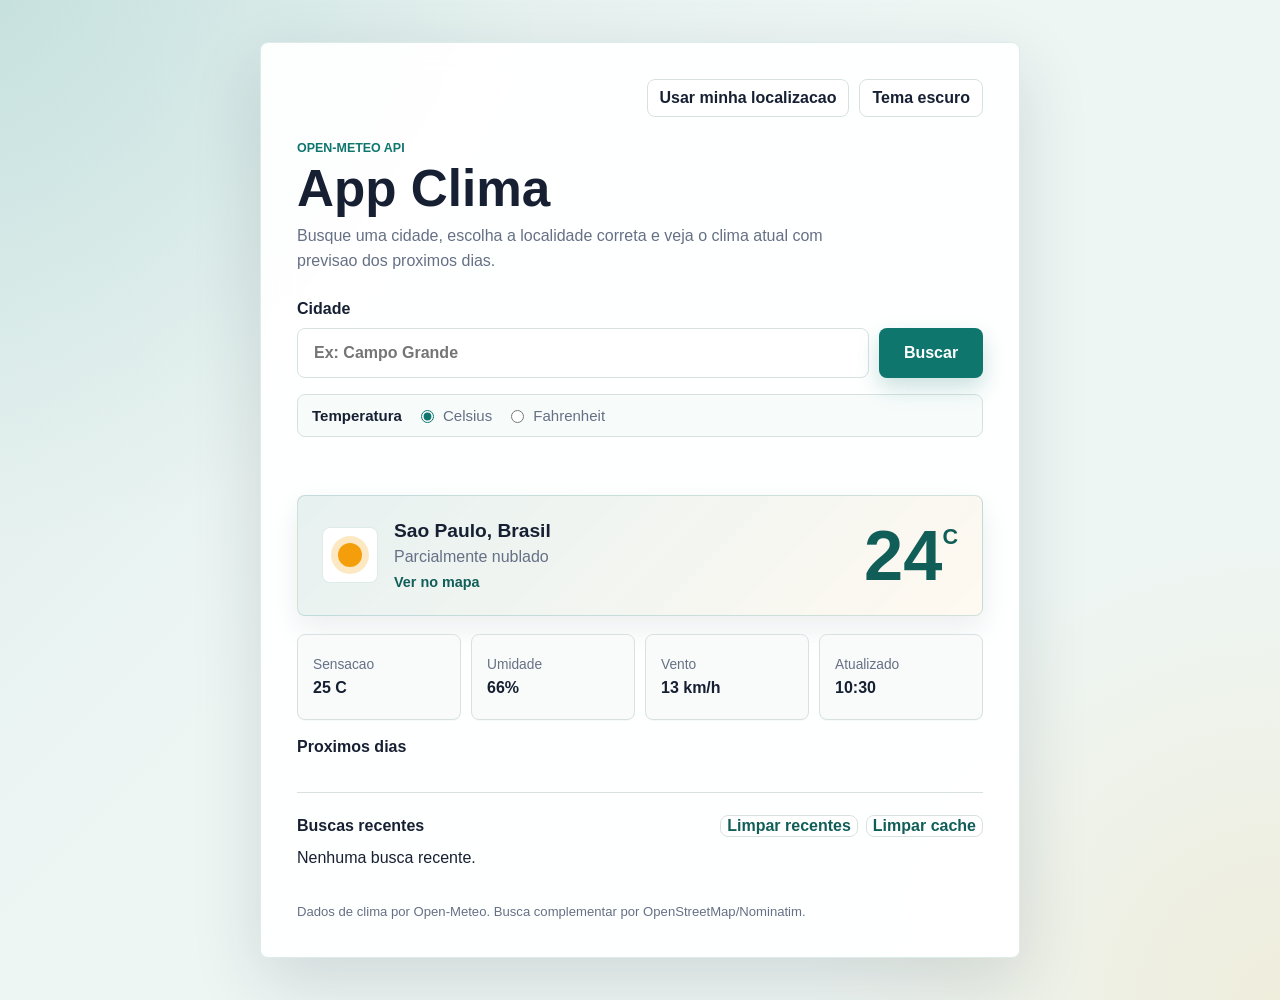
<file: index.html>
<!DOCTYPE html>
<html lang="pt-BR">
<head>
  <meta charset="UTF-8">
  <meta name="viewport" content="width=device-width, initial-scale=1.0">
  <title>App Clima Open-Meteo</title>
  <link rel="stylesheet" href="style.css">
</head>
<body>
  <main class="app">
    <section class="weather-panel" aria-labelledby="app-title">
      <div class="top-actions">
        <button id="locationButton" class="secondary-button" type="button">Usar minha localizacao</button>
        <button id="themeButton" class="secondary-button" type="button">Tema escuro</button>
      </div>

      <header class="hero">
        <p class="eyebrow">Open-Meteo API</p>
        <h1 id="app-title">App Clima</h1>
        <p>Busque uma cidade, escolha a localidade correta e veja o clima atual com previsao dos proximos dias.</p>
      </header>

      <form id="searchForm" class="search" autocomplete="off">
        <label for="cityInput">Cidade</label>
        <div class="search-row">
          <input id="cityInput" type="search" placeholder="Ex: Campo Grande" required>
          <button type="submit">Buscar</button>
        </div>
        <div id="suggestions" class="suggestions hidden" role="listbox" aria-label="Sugestoes de cidades"></div>
      </form>

      <div class="unit-control" aria-label="Unidade de temperatura">
        <span>Temperatura</span>
        <label>
          <input type="radio" name="temperatureUnit" value="celsius" checked>
          Celsius
        </label>
        <label>
          <input type="radio" name="temperatureUnit" value="fahrenheit">
          Fahrenheit
        </label>
      </div>

      <p id="message" class="message" role="status" aria-live="polite"></p>

      <section id="cityOptions" class="city-options hidden" aria-labelledby="city-options-title">
        <h2 id="city-options-title">Escolha a cidade correta</h2>
        <ul id="cityOptionsList"></ul>
      </section>

      <section id="weatherResult" class="result hidden" aria-live="polite">
        <div class="current">
          <div class="current-info">
            <span id="weatherIcon" class="weather-icon weather-icon--sun" aria-hidden="true"></span>
            <div>
              <p id="locationName" class="location">Sao Paulo, Brasil</p>
              <p id="weatherDescription" class="description">Parcialmente nublado</p>
              <a id="mapLink" class="map-link" href="#" target="_blank" rel="noreferrer">Ver no mapa</a>
            </div>
          </div>
          <div class="temperature">
            <span id="temperature">24</span>
            <span aria-label="graus Celsius">C</span>
          </div>
        </div>

        <div class="details">
          <article>
            <span>Sensacao</span>
            <strong id="apparentTemperature">25 C</strong>
          </article>
          <article>
            <span>Umidade</span>
            <strong id="humidity">66%</strong>
          </article>
          <article>
            <span>Vento</span>
            <strong id="wind">13 km/h</strong>
          </article>
          <article>
            <span>Atualizado</span>
            <strong id="updatedAt">10:30</strong>
          </article>
        </div>

        <section class="forecast" aria-labelledby="forecast-title">
          <h2 id="forecast-title">Proximos dias</h2>
          <div id="forecastList" class="forecast-list"></div>
        </section>
      </section>

      <section class="recent">
        <div class="recent-header">
          <h2>Buscas recentes</h2>
          <div class="recent-actions">
            <button id="clearRecentButton" type="button">Limpar recentes</button>
            <button id="clearCacheButton" type="button">Limpar cache</button>
          </div>
        </div>
        <ul id="recentList"></ul>
      </section>

      <p class="attribution">
        Dados de clima por Open-Meteo. Busca complementar por OpenStreetMap/Nominatim.
      </p>
    </section>
  </main>

  <script src="script.js"></script>
</body>
</html>
</file>
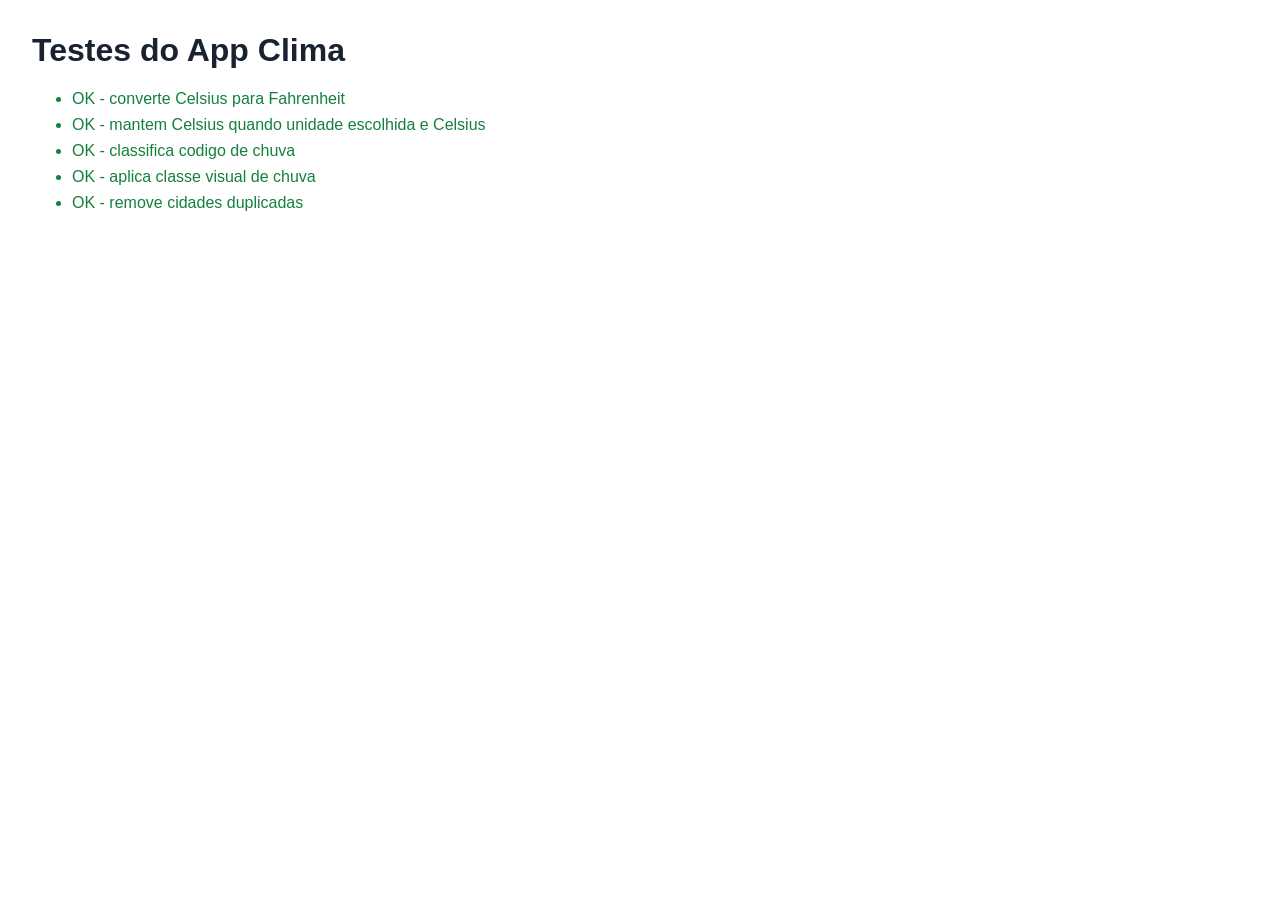
<file: tests.html>
<!DOCTYPE html>
<html lang="pt-BR">
<head>
  <meta charset="UTF-8">
  <meta name="viewport" content="width=device-width, initial-scale=1.0">
  <title>Testes - App Clima</title>
  <style>
    body {
      font-family: Arial, Helvetica, sans-serif;
      margin: 32px;
      color: #182230;
    }

    .hidden-fixture {
      display: none;
    }

    li {
      margin-bottom: 8px;
    }

    .pass {
      color: #15803d;
    }

    .fail {
      color: #b42318;
    }
  </style>
</head>
<body>
  <h1>Testes do App Clima</h1>
  <ul id="testResults"></ul>

  <div class="hidden-fixture">
    <form id="searchForm">
      <input id="cityInput">
    </form>
    <div id="suggestions"></div>
    <p id="message"></p>
    <section id="cityOptions"><ul id="cityOptionsList"></ul></section>
    <section id="weatherResult"></section>
    <p id="locationName"></p>
    <p id="weatherDescription"></p>
    <span id="weatherIcon"></span>
    <a id="mapLink"></a>
    <span id="temperature"></span>
    <span class="temperature"><span></span><span></span></span>
    <strong id="apparentTemperature"></strong>
    <strong id="humidity"></strong>
    <strong id="wind"></strong>
    <strong id="updatedAt"></strong>
    <div id="forecastList"></div>
    <ul id="recentList"></ul>
    <button id="clearRecentButton"></button>
    <button id="clearCacheButton"></button>
    <button id="locationButton"></button>
    <button id="themeButton"></button>
    <input type="radio" name="temperatureUnit" value="celsius">
    <input type="radio" name="temperatureUnit" value="fahrenheit">
  </div>

  <script src="script.js"></script>
  <script>
    const testResults = document.querySelector("#testResults");

    function test(description, callback) {
      const item = document.createElement("li");

      try {
        callback();
        item.className = "pass";
        item.textContent = `OK - ${description}`;
      } catch (error) {
        item.className = "fail";
        item.textContent = `ERRO - ${description}: ${error.message}`;
      }

      testResults.appendChild(item);
    }

    function expectEqual(received, expected) {
      if (received !== expected) {
        throw new Error(`esperado ${expected}, recebido ${received}`);
      }
    }

    test("converte Celsius para Fahrenheit", () => {
      applyTemperatureUnit("fahrenheit");
      expectEqual(formatTemperature(20), "68 F");
    });

    test("mantem Celsius quando unidade escolhida e Celsius", () => {
      applyTemperatureUnit("celsius");
      expectEqual(formatTemperature(20), "20 C");
    });

    test("classifica codigo de chuva", () => {
      expectEqual(getWeatherIcon(61), "Chuva");
    });

    test("aplica classe visual de chuva", () => {
      const icon = document.createElement("span");
      setWeatherIcon(icon, 61);
      expectEqual(icon.className.includes("weather-icon--rain"), true);
    });

    test("remove cidades duplicadas", () => {
      const cities = removeDuplicateCities([
        { name: "Mesquita", admin1: "Rio de Janeiro", country: "Brasil", latitude: -22.78, longitude: -43.42 },
        { name: "Mesquita", admin1: "Rio de Janeiro", country: "Brasil", latitude: -22.78, longitude: -43.42 },
      ]);

      expectEqual(cities.length, 1);
    });
  </script>
</body>
</html>
</file>
<file: style.css>
:root {
  --bg: #eef6f4;
  --bg-wash: rgba(49, 151, 149, 0.13);
  --panel: rgba(255, 255, 255, 0.94);
  --panel-solid: #ffffff;
  --text: #172033;
  --muted: #667085;
  --line: #d7e2e0;
  --accent: #0f766e;
  --accent-dark: #115e59;
  --accent-soft: #e4f3f0;
  --accent-rgb: 15, 118, 110;
  --danger: #b42318;
  --card: #f8fbfa;
  --card-hover: #eef7f4;
  --chip: #ffffff;
  --sun: #f59e0b;
  --cloud: #8ea3b7;
  --rain: #2f80ed;
  --shadow: 0 24px 70px rgba(23, 32, 51, 0.14);
  --soft-shadow: 0 12px 30px rgba(23, 32, 51, 0.08);
}

body.dark {
  --bg: #101823;
  --bg-wash: rgba(45, 212, 191, 0.1);
  --panel: rgba(24, 34, 48, 0.95);
  --panel-solid: #182230;
  --text: #f8fafc;
  --muted: #b8c4d3;
  --line: #314255;
  --accent: #2dd4bf;
  --accent-dark: #99f6e4;
  --accent-soft: #153a38;
  --accent-rgb: 45, 212, 191;
  --danger: #fda29b;
  --card: #131d2b;
  --card-hover: #1b2b3d;
  --chip: #1f2d3e;
  --cloud: #9fb2c6;
  --rain: #60a5fa;
  --shadow: 0 24px 70px rgba(0, 0, 0, 0.34);
  --soft-shadow: 0 12px 30px rgba(0, 0, 0, 0.22);
}

* {
  box-sizing: border-box;
}

body {
  min-height: 100vh;
  margin: 0;
  font-family: Arial, Helvetica, sans-serif;
  color: var(--text);
  background:
    radial-gradient(circle at top left, var(--bg-wash), transparent 34rem),
    radial-gradient(circle at bottom right, rgba(245, 158, 11, 0.1), transparent 30rem),
    linear-gradient(135deg, rgba(var(--accent-rgb), 0.08), transparent 42rem),
    var(--bg);
}

button,
input {
  font: inherit;
}

button {
  cursor: pointer;
}

button,
input,
a {
  transition: background 0.2s ease, border-color 0.2s ease, color 0.2s ease, transform 0.2s ease, box-shadow 0.2s ease;
}

.app {
  min-height: 100vh;
  display: grid;
  place-items: center;
  padding: 42px 18px;
}

.weather-panel {
  width: min(100%, 760px);
  padding: 36px;
  border: 1px solid rgba(var(--accent-rgb), 0.14);
  border-radius: 8px;
  background: var(--panel);
  box-shadow: var(--shadow);
  backdrop-filter: blur(16px);
}

.top-actions {
  display: flex;
  justify-content: flex-end;
  gap: 10px;
  margin-bottom: 24px;
}

.secondary-button,
.recent button,
.city-options button,
.suggestions button {
  border: 1px solid var(--line);
  border-radius: 8px;
  background: var(--chip);
  color: var(--text);
  font-weight: 700;
}

.secondary-button {
  padding: 9px 12px;
}

.secondary-button:hover,
.recent button:hover,
.city-options button:hover,
.suggestions button:hover {
  border-color: rgba(var(--accent-rgb), 0.42);
  background: var(--card-hover);
  transform: translateY(-1px);
}

.hero {
  margin-bottom: 26px;
}

.eyebrow {
  margin: 0 0 8px;
  color: var(--accent);
  font-size: 0.78rem;
  font-weight: 700;
  text-transform: uppercase;
}

h1 {
  margin: 0 0 10px;
  font-size: clamp(2.25rem, 8vw, 3.2rem);
  line-height: 1;
}

.hero p:last-child {
  max-width: 590px;
  margin: 0;
  color: var(--muted);
  line-height: 1.55;
}

.search {
  position: relative;
  display: grid;
  gap: 10px;
  margin-bottom: 16px;
  font-weight: 700;
}

.search-row {
  display: grid;
  grid-template-columns: 1fr auto;
  gap: 10px;
}

.search input {
  width: 100%;
  min-width: 0;
  padding: 15px 16px;
  border: 1px solid var(--line);
  border-radius: 8px;
  color: var(--text);
  background: var(--panel-solid);
  box-shadow: inset 0 1px 0 rgba(255, 255, 255, 0.55);
}

.search input:focus {
  outline: 3px solid rgba(var(--accent-rgb), 0.18);
  border-color: rgba(var(--accent-rgb), 0.7);
}

.search button {
  min-width: 104px;
  border: 0;
  border-radius: 8px;
  background: var(--accent);
  color: #ffffff;
  font-weight: 700;
  box-shadow: 0 10px 22px rgba(var(--accent-rgb), 0.22);
}

.search button:hover {
  background: var(--accent-dark);
  transform: translateY(-1px);
}

.suggestions {
  position: absolute;
  z-index: 5;
  top: calc(100% + 8px);
  left: 0;
  right: 0;
  display: grid;
  gap: 6px;
  max-height: 260px;
  overflow-y: auto;
  padding: 10px;
  border: 1px solid rgba(var(--accent-rgb), 0.22);
  border-radius: 8px;
  background: color-mix(in srgb, var(--panel-solid) 94%, var(--accent-soft));
  box-shadow: var(--soft-shadow);
}

.suggestions.hidden {
  display: none;
}

.suggestions button {
  width: 100%;
  display: grid;
  gap: 4px;
  padding: 12px 13px;
  text-align: left;
  background: var(--chip);
  box-shadow: 0 1px 0 rgba(var(--accent-rgb), 0.04);
}

.suggestions button strong {
  display: block;
  color: var(--text);
  font-size: 0.96rem;
  line-height: 1.25;
  overflow-wrap: anywhere;
}

.suggestions button[data-action="full-search"] {
  border-color: rgba(var(--accent-rgb), 0.28);
  background: rgba(var(--accent-rgb), 0.07);
}

.suggestions button[data-action="full-search"] strong {
  color: var(--accent-dark);
}

.suggestions span {
  display: block;
  color: var(--muted);
  font-size: 0.84rem;
  font-weight: 400;
}

.unit-control {
  display: flex;
  flex-wrap: wrap;
  align-items: center;
  gap: 10px 14px;
  margin: 0 0 18px;
  padding: 12px 14px;
  border: 1px solid var(--line);
  border-radius: 8px;
  background: color-mix(in srgb, var(--panel-solid) 72%, var(--accent-soft));
  color: var(--muted);
  font-size: 0.94rem;
}

.unit-control span {
  font-weight: 700;
  color: var(--text);
}

.unit-control label {
  display: flex;
  align-items: center;
  gap: 6px;
}

.unit-control input {
  accent-color: var(--accent);
}

.message {
  min-height: 22px;
  margin: 0 0 18px;
  color: var(--muted);
}

.message.error {
  color: var(--danger);
}

.hidden {
  display: none;
}

.city-options {
  margin-bottom: 24px;
  padding: 18px;
  border: 1px solid var(--line);
  border-radius: 8px;
  background: color-mix(in srgb, var(--panel-solid) 72%, var(--accent-soft));
}

.city-options h2,
.forecast h2,
.recent h2 {
  margin: 0;
  font-size: 1rem;
}

#cityOptionsList {
  display: grid;
  gap: 8px;
  max-height: 320px;
  overflow-y: auto;
  margin: 12px 0 0;
  padding: 0;
  list-style: none;
}

.city-options button {
  width: 100%;
  padding: 12px;
  text-align: left;
  background: var(--panel-solid);
}

.city-options span {
  display: block;
  color: var(--muted);
  font-size: 0.86rem;
  margin-top: 4px;
}

.result {
  display: grid;
  gap: 18px;
  margin-bottom: 24px;
}

.current {
  display: flex;
  align-items: center;
  justify-content: space-between;
  gap: 20px;
  padding: 24px;
  border: 1px solid rgba(var(--accent-rgb), 0.18);
  border-radius: 8px;
  background:
    linear-gradient(135deg, rgba(var(--accent-rgb), 0.1), rgba(245, 158, 11, 0.06)),
    var(--panel-solid);
  box-shadow: var(--soft-shadow);
}

.current-info {
  display: flex;
  align-items: center;
  gap: 16px;
  min-width: 0;
}

.weather-icon {
  position: relative;
  display: grid;
  flex: 0 0 auto;
  place-items: center;
  width: 56px;
  height: 56px;
  border: 1px solid rgba(var(--accent-rgb), 0.14);
  border-radius: 8px;
  background: var(--panel-solid);
  color: var(--accent-dark);
  overflow: hidden;
  box-shadow: inset 0 1px 0 rgba(255, 255, 255, 0.4);
}

.weather-icon::before,
.weather-icon::after {
  content: "";
  position: absolute;
}

.weather-icon--sun::before {
  width: 24px;
  height: 24px;
  border-radius: 50%;
  background: var(--sun);
  box-shadow: 0 0 0 7px rgba(245, 158, 11, 0.24);
}

.weather-icon--cloud::before,
.weather-icon--rain::before,
.weather-icon--storm::before,
.weather-icon--snow::before {
  width: 31px;
  height: 16px;
  left: 13px;
  top: 23px;
  border-radius: 999px;
  background: var(--cloud);
  box-shadow:
    -7px 2px 0 -1px var(--cloud),
    8px -6px 0 1px var(--cloud);
}

.weather-icon--rain::after {
  width: 3px;
  height: 9px;
  left: 20px;
  top: 37px;
  border-radius: 999px;
  background: var(--rain);
  box-shadow:
    9px 0 0 var(--rain),
    18px 0 0 var(--rain);
}

.weather-icon--storm::after {
  width: 11px;
  height: 18px;
  left: 24px;
  top: 32px;
  background: var(--sun);
  clip-path: polygon(40% 0, 100% 0, 62% 42%, 100% 42%, 24% 100%, 45% 55%, 0 55%);
}

.weather-icon--snow::after {
  width: 6px;
  height: 6px;
  left: 19px;
  top: 38px;
  border-radius: 50%;
  background: #7dd3fc;
  box-shadow:
    10px 2px 0 #7dd3fc,
    20px 0 0 #7dd3fc;
}

.weather-icon--fog::before {
  width: 30px;
  height: 3px;
  border-radius: 999px;
  background: var(--cloud);
  box-shadow:
    0 9px 0 var(--cloud),
    0 18px 0 var(--cloud);
}

.location {
  margin: 0 0 6px;
  font-size: 1.2rem;
  font-weight: 700;
  overflow-wrap: anywhere;
}

.description {
  margin: 0;
  color: var(--muted);
}

.map-link {
  display: inline-block;
  margin-top: 8px;
  color: var(--accent-dark);
  font-size: 0.9rem;
  font-weight: 700;
  text-decoration: none;
}

.map-link:hover {
  text-decoration: underline;
}

.temperature {
  display: flex;
  align-items: flex-start;
  flex: 0 0 auto;
  color: var(--accent-dark);
  font-weight: 700;
}

.temperature span:first-child {
  font-size: 4.4rem;
  line-height: 0.9;
}

.temperature span:last-child {
  font-size: 1.35rem;
}

.details,
.forecast-list {
  display: grid;
  grid-template-columns: repeat(4, minmax(0, 1fr));
  gap: 10px;
}

.details article,
.forecast-card {
  display: grid;
  gap: 7px;
  min-height: 86px;
  padding: 15px;
  border: 1px solid var(--line);
  border-radius: 8px;
  background: var(--card);
  box-shadow: 0 1px 0 rgba(var(--accent-rgb), 0.04);
}

.details article {
  align-content: center;
}

.details article:hover,
.forecast-card:hover {
  border-color: rgba(var(--accent-rgb), 0.32);
  background: var(--card-hover);
}

.details span,
.forecast-card span {
  color: var(--muted);
  font-size: 0.86rem;
}

.details strong,
.forecast-card strong {
  font-size: 1rem;
  overflow-wrap: anywhere;
}

.forecast {
  display: grid;
  gap: 12px;
}

.forecast-card {
  align-content: start;
}

.forecast-card .weather-icon {
  width: 38px;
  height: 38px;
  background: var(--panel-solid);
}

.forecast-card .weather-icon--sun::before {
  width: 18px;
  height: 18px;
  box-shadow: 0 0 0 5px rgba(245, 158, 11, 0.22);
}

.forecast-card .weather-icon--cloud::before,
.forecast-card .weather-icon--rain::before,
.forecast-card .weather-icon--storm::before,
.forecast-card .weather-icon--snow::before {
  transform: scale(0.74);
  transform-origin: center;
}

.forecast-card .weather-icon--rain::after,
.forecast-card .weather-icon--storm::after,
.forecast-card .weather-icon--snow::after {
  transform: scale(0.74);
  transform-origin: center;
}

.recent {
  padding-top: 22px;
  border-top: 1px solid var(--line);
}

.recent-header {
  display: flex;
  align-items: center;
  justify-content: space-between;
  gap: 12px;
  margin-bottom: 12px;
}

.recent-actions {
  display: flex;
  flex-wrap: wrap;
  gap: 8px;
  justify-content: flex-end;
}

.recent button {
  color: var(--accent-dark);
}

#recentList {
  display: flex;
  flex-wrap: wrap;
  gap: 8px;
  min-height: 36px;
  margin: 0;
  padding: 0;
  list-style: none;
}

#recentList button {
  padding: 8px 10px;
}

.attribution {
  margin: 18px 0 0;
  color: var(--muted);
  font-size: 0.82rem;
  line-height: 1.4;
}

@media (max-width: 680px) {
  .app {
    padding: 22px 12px;
  }

  .weather-panel {
    padding: 22px;
  }

  .top-actions,
  .search-row,
  .details,
  .forecast-list {
    grid-template-columns: 1fr;
  }

  .top-actions {
    display: grid;
  }

  .search button {
    min-height: 46px;
  }

  .current {
    align-items: flex-start;
    flex-direction: column;
  }

  .current-info {
    align-items: flex-start;
  }

  .temperature span:first-child {
    font-size: 3.8rem;
  }

  .recent-header {
    align-items: flex-start;
    flex-direction: column;
  }

  .recent-actions {
    justify-content: flex-start;
  }
}
</file>
